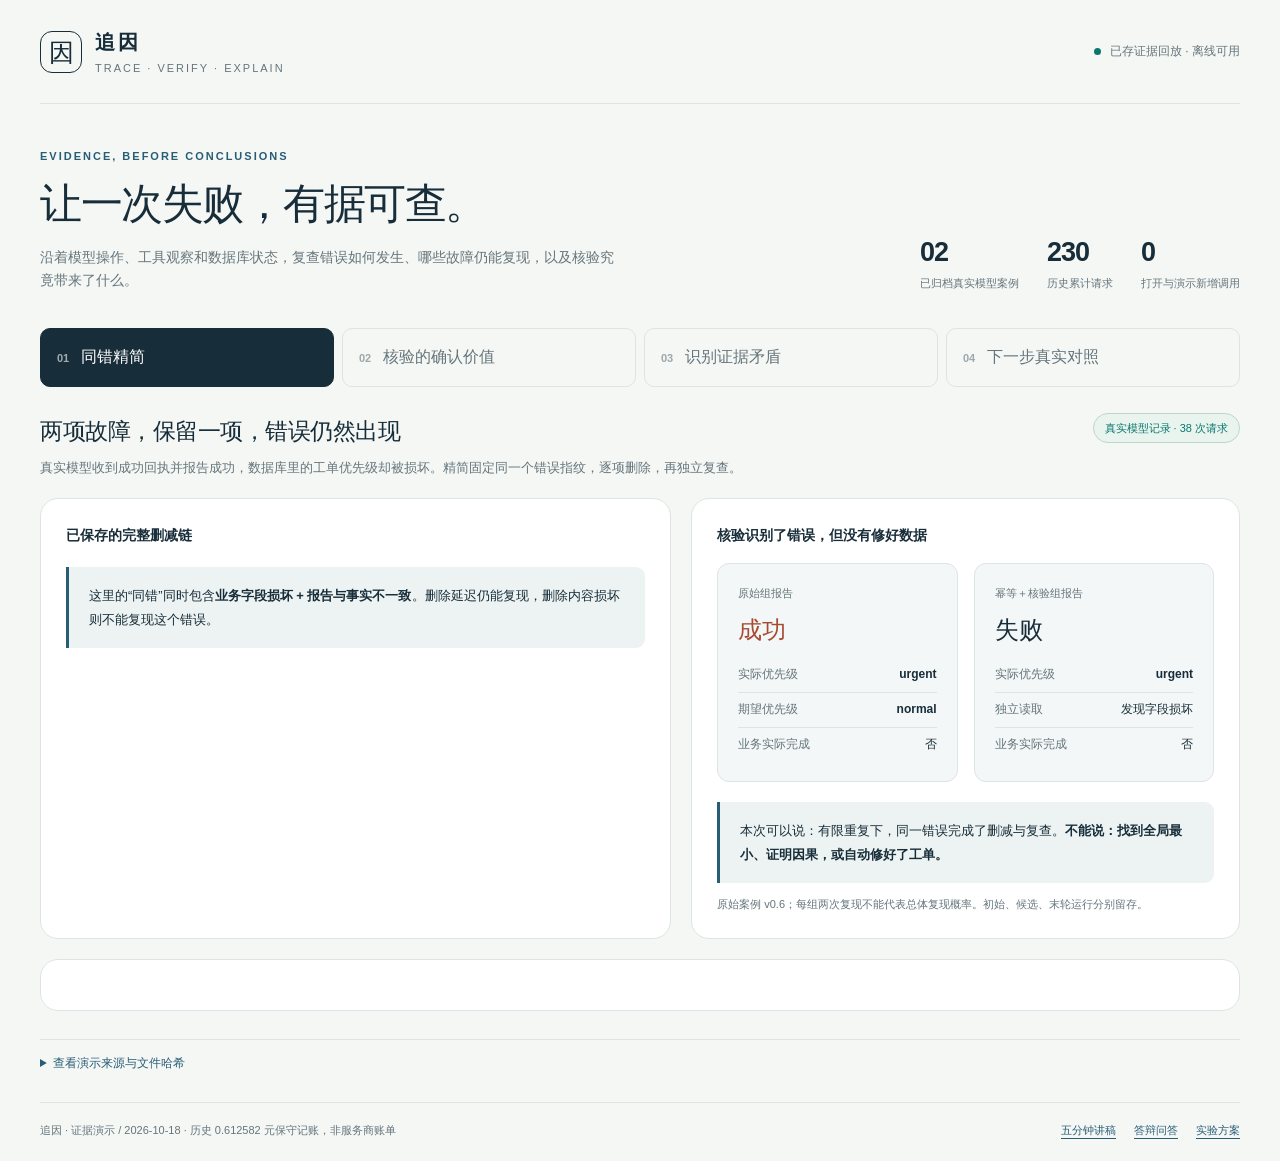
<file: program/_internal/templates/defense.html>
<!doctype html>
<html lang="zh-CN">
<head>
<meta charset="utf-8"><meta name="viewport" content="width=device-width,initial-scale=1">
<meta http-equiv="Content-Security-Policy" content="default-src 'none'; script-src 'unsafe-inline'; style-src 'unsafe-inline'; img-src data:; connect-src 'none'; font-src 'none'; base-uri 'none'; form-action 'none'">
<title>追因 · 证据演示</title>
<style>
:root{color-scheme:light;--ink:#172d39;--muted:#65757b;--line:#dce4e5;--paper:#f5f7f5;--blue:#285d76;--teal:#08776c;--rust:#a54b32;--warm:#fbf4e8;--radius:18px}*{box-sizing:border-box}body{margin:0;background:var(--paper);color:var(--ink);font-family:"Segoe UI","Microsoft YaHei",sans-serif;line-height:1.65}button,a{touch-action:manipulation}button{font:inherit;cursor:pointer}button:focus-visible,a:focus-visible,summary:focus-visible{outline:3px solid #dd9e44;outline-offset:4px}a{color:var(--blue);text-underline-offset:4px}.shell{max-width:1280px;margin:auto;padding:0 40px}header{display:flex;align-items:center;justify-content:space-between;padding:26px 0;border-bottom:1px solid var(--line);gap:20px}.brand{display:flex;align-items:center;gap:13px}.mark{display:grid;place-items:center;width:42px;height:42px;border:1px solid var(--ink);border-radius:12px;font-size:25px;font-family:serif}.brand strong{font-size:20px;letter-spacing:3px}.brand small{display:block;color:var(--muted);font-size:11px;letter-spacing:2px}.stamp{font-size:12px;color:var(--muted);display:flex;align-items:center;gap:9px}.dot{height:7px;width:7px;border-radius:50%;background:var(--teal)}.hero{display:grid;grid-template-columns:1.45fr 1fr;gap:60px;padding:43px 0 36px;align-items:end}.eyebrow{font-size:11px;font-weight:650;color:var(--blue);letter-spacing:2px;text-transform:uppercase}h1{font-size:clamp(30px,3.3vw,46px);font-weight:560;letter-spacing:-1.5px;line-height:1.3;margin:12px 0 14px}.hero p{color:var(--muted);font-size:14px;margin:0;max-width:580px}.metrics{display:flex;gap:28px;justify-content:flex-end}.metric strong{font-size:27px;font-weight:550;letter-spacing:-1px}.metric span{font-size:11px;color:var(--muted);display:block;white-space:nowrap}.tabs{display:grid;grid-template-columns:repeat(4,1fr);gap:8px;margin-bottom:26px}.tabs button{background:transparent;border:1px solid var(--line);border-radius:10px;padding:15px 16px;text-align:left;color:var(--muted);transition:.15s}.tabs button:hover{background:#eaf0ef}.tabs button[aria-selected=true]{background:var(--ink);border-color:var(--ink);color:white}.tabs b{margin-right:12px;font-size:11px;opacity:.6}.panel[hidden]{display:none}.section-top{display:flex;align-items:flex-start;justify-content:space-between;gap:25px;margin:0 0 20px}.section-top h2{font-size:23px;font-weight:550;letter-spacing:-.5px;margin:0 0 6px}.section-top p{font-size:13px;color:var(--muted);margin:0;max-width:780px}.tag{font-size:11px;padding:5px 11px;border:1px solid #bed5cc;border-radius:99px;white-space:nowrap;background:#eaf4ef;color:var(--teal)}.tag.warn{background:var(--warm);border-color:#ead8b6;color:#876130}.grid{display:grid;grid-template-columns:1.15fr 1fr;gap:20px}.card{border:1px solid var(--line);background:white;border-radius:var(--radius);padding:25px}.card h3{font-size:14px;font-weight:650;margin:0 0 16px}.label{font-size:11px;color:var(--muted);margin-bottom:8px}.takeaway{padding:17px 20px;background:#edf3f3;border-left:3px solid var(--blue);border-radius:0 9px 9px 0;font-size:13px;line-height:1.8;margin-top:20px}.takeaway strong{font-weight:650}.flow{display:flex;align-items:center;gap:13px;padding:15px 0;border-top:1px solid var(--line)}.flow:first-of-type{border-top:0}.step-num{font:12px monospace;color:var(--muted);min-width:22px}.flow-text{flex:1}.flow-text strong{font-size:14px;font-weight:600;display:block}.flow-text small{font-size:12px;color:var(--muted)}.ratio{color:var(--teal);font-size:19px;letter-spacing:-.5px}.no{color:var(--rust)}.split{display:grid;grid-template-columns:1fr 1fr;gap:16px}.result{border-radius:12px;padding:20px;background:#f4f7f7;border:1px solid var(--line)}.result .big{font-size:24px;font-weight:550;margin:8px 0}.kv{display:flex;justify-content:space-between;gap:10px;font-size:12px;padding:7px 0;border-bottom:1px solid var(--line)}.kv:last-child{border:0}.kv span{color:var(--muted)}.kv b{font-weight:550}.mini-note{font-size:11px;color:var(--muted);margin:12px 0 0}.trace{margin-top:20px}.trace-toolbar{display:flex;gap:8px;align-items:center;flex-wrap:wrap;margin-bottom:17px}.small-btn{border:1px solid var(--line);border-radius:7px;padding:6px 12px;background:white;color:var(--ink);font-size:12px}.small-btn[aria-pressed=true]{color:var(--blue);background:#edf3f5;border-color:#9bb6c4}.nav-btn{border:1px solid var(--line);border-radius:7px;padding:6px 14px;background:#f3f6f6;color:var(--ink);font-size:12px}.nav-btn:disabled{opacity:.35;cursor:default}.trace-progress{font-size:12px;color:var(--muted);margin-left:auto}.event-title{font-size:16px;font-weight:600;margin:3px 0 16px}.event-box{background:#f4f7f7;border-radius:10px;padding:16px;min-width:0}.event-box pre{font:11px/1.7 Consolas,monospace;margin:0;white-space:pre-wrap;overflow-wrap:anywhere;max-height:210px;overflow:auto;color:#355063}.event-box .label{font-weight:650}.trace-details{margin-top:15px}details{border-top:1px solid var(--line);padding-top:14px;font-size:12px}summary{cursor:pointer;color:var(--blue);font-size:12px}details pre{white-space:pre-wrap;overflow-wrap:anywhere;background:#f4f7f7;padding:15px;max-height:330px;overflow:auto;font:11px/1.65 Consolas,monospace}.proof-table{width:100%;border-collapse:collapse;font-size:12px}.proof-table th{text-align:left;font-weight:500;color:var(--muted);padding:11px 10px;border-bottom:1px solid var(--line);background:#f6f8f7}.proof-table td{padding:13px 10px;border-bottom:1px solid var(--line)}.proof-table tr:last-child td{border-bottom:0}.table-scroll{overflow-x:auto}.emph{color:var(--teal);font-weight:650}.budget-grid{display:grid;grid-template-columns:repeat(4,1fr);gap:15px;margin-top:15px}.budget-item{border-radius:10px;background:#f5f7f6;padding:17px}.budget-item b{font-weight:550;font-size:25px;display:block}.budget-item span{color:var(--muted);font-size:11px}.sources{margin:28px 0 0}.source-list{font-size:11px;overflow-wrap:anywhere}.source-list li{padding:8px 0}.hash{font:10px Consolas,monospace;color:var(--muted);display:block}.quiet-list{font-size:12px;color:var(--muted);padding-left:20px;line-height:2}.foot{display:flex;justify-content:space-between;gap:15px;margin:28px 0 22px;padding-top:18px;border-top:1px solid var(--line);font-size:11px;color:var(--muted)}.foot-links{display:flex;gap:18px}.badge-text{font-size:11px;color:var(--teal)}.case-end{margin-top:20px}.screen-reader{position:absolute;width:1px;height:1px;overflow:hidden;clip:rect(0,0,0,0)}
@media(max-width:900px){.shell{padding:0 23px}.hero{gap:25px;grid-template-columns:1fr}.metrics{justify-content:flex-start;gap:36px}.hero{padding:28px 0}.grid{grid-template-columns:1fr}.tabs button{padding:12px 10px;font-size:12px}.tabs b{margin-right:6px}.section-top{flex-direction:column;gap:10px}}@media(max-width:540px){.shell{padding:0 16px}.stamp{font-size:10px}.brand small{display:none}header{padding:18px 0}.hero h1{font-size:32px}.tabs{grid-template-columns:1fr 1fr}.split{grid-template-columns:1fr}.card{padding:19px}.budget-grid{grid-template-columns:1fr 1fr}.foot{flex-direction:column}.metrics{gap:23px}.metric strong{font-size:23px}}@media print{.tabs,.trace,.foot-links{display:none}.panel[hidden]{display:block}.panel{break-before:page}.panel:first-of-type{break-before:auto}.card{break-inside:avoid}.hero{padding:20px 0}.shell{padding:0}.grid{grid-template-columns:1fr}.stamp{color:black}}
</style>
</head>
<body>
<div class="shell">
<header><div class="brand"><div class="mark" aria-hidden="true">因</div><div><strong>追因</strong><small>TRACE · VERIFY · EXPLAIN</small></div></div><div class="stamp"><span class="dot"></span>已存证据回放 · 离线可用</div></header>
<section class="hero"><div><div class="eyebrow">Evidence, before conclusions</div><h1>让一次失败，有据可查。</h1><p>沿着模型操作、工具观察和数据库状态，复查错误如何发生、哪些故障仍能复现，以及核验究竟带来了什么。</p></div><div class="metrics"><div class="metric"><strong>02</strong><span>已归档真实模型案例</span></div><div class="metric"><strong id="requests">230</strong><span>历史累计请求</span></div><div class="metric"><strong>0</strong><span>打开与演示新增调用</span></div></div></section>
<nav class="tabs" role="tablist" aria-label="证据案例"><button role="tab" id="tab-mini" aria-controls="mini" aria-selected="true" data-tab="mini"><b>01</b>同错精简</button><button role="tab" id="tab-confirm" aria-controls="confirm" aria-selected="false" data-tab="confirm" tabindex="-1"><b>02</b>核验的确认价值</button><button role="tab" id="tab-verify" aria-controls="verify" aria-selected="false" data-tab="verify" tabindex="-1"><b>03</b>识别证据矛盾</button><button role="tab" id="tab-plan" aria-controls="plan" aria-selected="false" data-tab="plan" tabindex="-1"><b>04</b>下一步真实对照</button></nav>
<main>
<section class="panel" id="mini" role="tabpanel" aria-labelledby="tab-mini"><div class="section-top"><div><h2>两项故障，保留一项，错误仍然出现</h2><p>真实模型收到成功回执并报告成功，数据库里的工单优先级却被损坏。精简固定同一个错误指纹，逐项删除，再独立复查。</p></div><span class="tag">真实模型记录 · 38 次请求</span></div><div class="grid"><div class="card"><h3>已保存的完整删减链</h3><div id="mini-flow"></div><div class="takeaway">这里的“同错”同时包含<strong>业务字段损坏 + 报告与事实不一致</strong>。删除延迟仍能复现，删除内容损坏则不能复现这个错误。</div></div><div class="card"><h3>核验识别了错误，但没有修好数据</h3><div class="split"><div class="result"><div class="label">原始组报告</div><div class="big no">成功</div><div class="kv"><span>实际优先级</span><b>urgent</b></div><div class="kv"><span>期望优先级</span><b>normal</b></div><div class="kv"><span>业务实际完成</span><b>否</b></div></div><div class="result"><div class="label">幂等＋核验组报告</div><div class="big">失败</div><div class="kv"><span>实际优先级</span><b>urgent</b></div><div class="kv"><span>独立读取</span><b>发现字段损坏</b></div><div class="kv"><span>业务实际完成</span><b>否</b></div></div></div><div class="takeaway">本次可以说：有限重复下，同一错误完成了删减与复查。<strong>不能说：找到全局最小、证明因果，或自动修好了工单。</strong></div><p class="mini-note">原始案例 v0.6；每组两次复现不能代表总体复现概率。初始、候选、末轮运行分别留存。</p></div></div><div id="trace-mini" class="card trace"></div></section>
<section class="panel" id="confirm" role="tabpanel" aria-labelledby="tab-confirm" hidden><div class="section-top"><div><h2>已经做成了，但模型无法确认</h2><p>提交后响应丢失，普通恢复查询又返回过期空列表。原始模型没有冒险再次写入，而是报告 unknown；组合组通过独立读取确认了已有记录。</p></div><span class="tag">真实模型记录 · 8 次请求</span></div><div class="grid"><div class="card"><h3>相同目标，两个正确的数据库</h3><div class="split"><div class="result"><div class="label">原始组</div><div class="big">无法确认</div><div class="kv"><span>实际有效工单</span><b>1 条</b></div><div class="kv"><span>标题与优先级</span><b>正确</b></div><div class="kv"><span>再次写入</span><b>没有</b></div><div class="kv"><span>报告错误</span><b>没有</b></div></div><div class="result"><div class="label">幂等＋核验组</div><div class="big emph">确认成功</div><div class="kv"><span>实际有效工单</span><b>1 条</b></div><div class="kv"><span>标题与优先级</span><b>正确</b></div><div class="kv"><span>独立核验</span><b>1 次</b></div><div class="kv"><span>报告错误</span><b>没有</b></div></div></div><div class="takeaway">这次核验提供的是<strong>确认信息</strong>，使 unknown 变成有依据的 success。两组数据原本都正确，因此不属于业务修复收益。</div></div><div class="card"><h3>配置故障 ≠ 故障实际激活</h3><div class="table-scroll"><table class="proof-table"><thead><tr><th>实际观察</th><th>原始组</th><th>组合组</th></tr></thead><tbody><tr><td>提交后丢失响应</td><td>已激活</td><td>已激活</td></tr><tr><td>普通查询过期空读</td><td>已激活</td><td>未激活</td></tr><tr><td>恢复方式</td><td>保守结束</td><td>独立读取</td></tr><tr><td>反例删减轮次</td><td colspan="2">0 · 未得到有效违规反例</td></tr></tbody></table></div><div class="takeaway">不能称为“精简成功”，也不能说两组都经历了两种故障。单次配对观察<strong>尚不足以证明组合策略优越</strong>。</div></div></div><div id="trace-confirm" class="card trace"></div></section>
<section class="panel" id="verify" role="tabpanel" aria-labelledby="tab-verify" hidden><div class="section-top"><div><h2>哈希对得上，摘要也必须说得通</h2><p>两份负例仅修改报告摘要并同步更新清单哈希。核验器仍应从底层记录发现内部矛盾，拒绝输出已经验证的反例或精简结论。</p></div><span class="tag">离线核验 · 不调用模型</span></div><div class="card"><div class="table-scroll"><table class="proof-table"><thead><tr><th>输入材料</th><th>检查数</th><th>语义错误</th><th>核验结论</th></tr></thead><tbody id="verification-rows"></tbody></table></div><div class="takeaway">失败材料的 <strong>observed_counterexample / minimization_completed / same_error_reduction 均为 null</strong>，结论标为 unverified。不会把自相矛盾的来源标志当作已验证事实。</div></div><div class="grid case-end"><div class="card"><h3>本次检查覆盖</h3><div id="coverage"></div></div><div class="card"><h3>通过核验，仍有明确边界</h3><ul class="quiet-list" id="not-covered"></ul></div></div></section>
<section class="panel" id="plan" role="tabpanel" aria-labelledby="tab-plan" hidden><div class="section-top"><div><h2 id="plan-title">把能力和提示拆开，保留每一轮结果</h2><p id="plan-intro">固定工单场景、两项故障和种子；两种提示各配四种能力。每组计划两轮，共 16 次业务执行。下表是计划，尚无八组真实效果。</p></div><span id="plan-status" class="tag warn">真实研究尚未运行</span></div><div class="card"><div class="table-scroll"><table class="proof-table"><thead><tr><th>提示方案</th><th>原始</th><th>仅幂等</th><th>仅核验</th><th>两者结合</th></tr></thead><tbody id="arm-matrix"><tr><td>通用提示 neutral</td><td>计划 2 轮 · 待测</td><td>计划 2 轮 · 待测</td><td>计划 2 轮 · 待测</td><td>计划 2 轮 · 待测</td></tr><tr><td>恢复提示 recovery</td><td>计划 2 轮 · 待测</td><td>计划 2 轮 · 待测</td><td>计划 2 轮 · 待测</td><td>计划 2 轮 · 待测</td></tr></tbody></table></div><div class="budget-grid"><div class="budget-item"><b>16</b><span>计划业务执行</span></div><div class="budget-item"><b id="study-requests">144</b><span id="study-requests-label">最坏请求需求</span></div><div class="budget-item"><b id="available">130</b><span>当前请求余额</span></div><div class="budget-item"><b id="gap">14</b><span id="gap-label">完整容量缺口</span></div></div><div id="budget-note" class="takeaway">预算建议尚未生效。原授权累计上限仍为 <strong id="cap">360 次</strong>，费用累计不超过 10 元。额度不足时先保存方案和离线演练，真实研究不启动。</div></div><div class="grid case-end"><div class="card"><h3>执行前固定的比较口径</h3><ul class="quiet-list"><li>主指标：数据库实际完成，且明确报告成功。</li><li>业务违规、报告错误、unknown、执行错误分别统计。</li><li>同一提示内共用系统提示，能力说明随工具公开。</li><li>按固定计划轮换执行；两轮尚未达到完整位置平衡。</li><li>错误保留，不挑选性重跑；未运行保持缺失。</li></ul></div><div class="card"><h3>一轮一份证据</h3><ul class="quiet-list"><li>完整工具业务事件、模型报告与数据库业务行。</li><li>独立 SQLite 文件与对应逐轮 JSON。</li><li>逐请求用量、执行顺序及提示 / 工具定义哈希。</li><li>采集失败即停止，保存已得证据和中断标识。</li><li>不包含完整原始模型对话；规则演练不替代模型证据。</li></ul></div></div></section>
</main>
<details class="sources"><summary>查看演示来源与文件哈希</summary><p class="mini-note">这是已存记录的静态回放，不重新提交实验。原始档案保持原字节；哈希和内部检查不构成外部认证。</p><ul class="source-list" id="sources"></ul></details>
<footer class="foot"><span>追因 · 证据演示 / 2026-10-18 · 历史 <span id="cost">0.612582</span> 元保守记账，非服务商账单</span><div class="foot-links"><a href="答辩演示稿.md">五分钟讲稿</a><a href="答辩问答.md">答辩问答</a><a href="八组真实对照执行方案.md">实验方案</a></div></footer>
</div>
<script id="evidence" type="application/json">__EVIDENCE_DATA__</script>
<script>
"use strict";
const DATA=JSON.parse(document.getElementById('evidence').textContent);
const $=id=>document.getElementById(id),esc=value=>String(value??'—').replace(/[&<>"']/g,c=>({'&':'&amp;','<':'&lt;','>':'&gt;','"':'&quot;',"'":'&#39;'}[c]));
const names={latency:'工具延迟',corrupt_payload:'内容损坏',commit_response_lost:'提交响应丢失',stale_read:'过期读取'};
const json=value=>JSON.stringify(value??{},null,2);
document.querySelectorAll('[role=tab]').forEach((button,index,tabs)=>{const activate=()=>{tabs.forEach(t=>{const selected=t===button;t.setAttribute('aria-selected',String(selected));t.tabIndex=selected?0:-1;$(t.dataset.tab).hidden=!selected});};button.addEventListener('click',activate);button.addEventListener('keydown',event=>{if(event.key==='ArrowRight'||event.key==='ArrowLeft'){event.preventDefault();const next=tabs[(index+(event.key==='ArrowRight'?1:tabs.length-1))%tabs.length];next.click();next.focus();}});});
const mini=DATA.cases.v06.minimization;
const stages=[{title:'首次基线',detail:'延迟＋内容损坏；固定业务与报告双错误',right:'固定目标'}, {title:'初始同错复现',detail:'原故障组合；单独重复两次',right:`${mini.initial_runs.filter(r=>r.failure_fingerprint===mini.failure_fingerprint).length}/${mini.initial_runs.length}`}, ...mini.steps.map((s,i)=>({title:`候选 ${i+1} · 删去${names[s.removed_fault]||s.removed_fault}`,detail:s.accepted?'同错全部复现，接受删除并重新检查':'未全部复现同错，保留该故障',right:`${s.same_error_count}/${s.attempted}`,bad:!s.accepted})),{title:'独立末轮复查',detail:'只保留内容损坏；与删减决策分开执行',right:`${mini.final_revalidation.same_error_count}/${mini.final_revalidation.attempted}`}];
$('mini-flow').innerHTML=stages.map((s,i)=>`<div class="flow"><span class="step-num">${String(i+1).padStart(2,'0')}</span><div class="flow-text"><strong>${esc(s.title)}</strong><small>${esc(s.detail)}</small></div><span class="ratio ${s.bad?'no':''}">${esc(s.right)}</span></div>`).join('');
function trace(container,key){let arm='baseline',position=0;const host=$(container),report=DATA.cases[key];host.innerHTML='<div class="trace-toolbar"><strong style="font-size:13px;margin-right:12px">逐步查看已存工具事件</strong><button class="small-btn" data-arm="baseline" aria-pressed="true">原始组</button><button class="small-btn" data-arm="fixed" aria-pressed="false">幂等＋核验组</button><span class="trace-progress" aria-live="polite"></span><button class="nav-btn" data-step="-1" aria-label="上一个事件">←</button><button class="nav-btn" data-step="1" aria-label="下一个事件">→</button></div><div class="event-title"></div><div class="split"><div class="event-box"><div class="label">模型看到的工具结果</div><pre class="observed"></pre></div><div class="event-box"><div class="label">保存的实际业务状态</div><pre class="actual"></pre></div></div><details class="trace-details"><summary>展开当前事件原始记录及最终业务行</summary><pre class="raw"></pre></details><p class="mini-note">仅显示归档的工具业务事件，不包含完整原始模型对话。切换与翻页不会调用模型。</p>';
const render=()=>{const trial=report[arm],events=trial.events||[],event=events[position]||{};host.querySelector('.trace-progress').textContent=`事件 ${events.length?position+1:0} / ${events.length}`;host.querySelector('.event-title').textContent=event.title||event.action||event.tool||'没有已存事件';host.querySelector('.observed').textContent=json(event.observed??event.input??{});host.querySelector('.actual').textContent=json(event.actual??{});host.querySelector('.raw').textContent=json({event,final_business_records:trial.business_records,reported_outcome:trial.reported_outcome,failure_fingerprint:trial.failure_fingerprint});host.querySelector('[data-step="-1"]').disabled=position===0;host.querySelector('[data-step="1"]').disabled=position>=events.length-1;host.querySelectorAll('[data-arm]').forEach(b=>b.setAttribute('aria-pressed',String(b.dataset.arm===arm)));};
host.querySelectorAll('[data-arm]').forEach(b=>b.onclick=()=>{arm=b.dataset.arm;position=0;render();});host.querySelectorAll('[data-step]').forEach(b=>b.onclick=()=>{position+=Number(b.dataset.step);render();});render();}
trace('trace-mini','v06');trace('trace-confirm','v061');
$('verification-rows').innerHTML=[['old_zip','原 v0.6 归档'],['new_zip','原 v0.6.1 归档'],['A','合成负例 A · 虚报 failed'],['B','合成负例 B · 否认末轮记录']].map(([key,label])=>{const r=DATA.verifications[key];return `<tr><td>${esc(label)}</td><td>${r.checks}</td><td class="${r.errors.length?'no':''}">${r.errors.length}</td><td class="${r.passed?'emph':'no'}">${r.passed?'覆盖范围内通过':'拒绝 · 结论未验证'}</td></tr>`}).join('');
$('coverage').innerHTML=DATA.coverage.map(c=>`<div class="kv"><span>${esc(c.description)}</span><b>${c.passed}/${c.checks}</b></div>`).join('');
$('not-covered').innerHTML=DATA.not_covered.map(c=>`<li>${esc(c)}</li>`).join('');
$('sources').innerHTML=DATA.sources.map(s=>`<li><a href="${esc(s.path)}">${esc(s.path)}</a><span class="hash">SHA-256 ${esc(s.sha256)}</span></li>`).join('');
$('requests').textContent=DATA.budget.requests_made;$('cost').textContent=DATA.budget.accounted_cost_cny;$('available').textContent=DATA.readiness.available_requests;$('gap').textContent=DATA.readiness.request_gap;$('cap').textContent=DATA.budget.max_requests+' 次';
if(DATA.real_study){
  const real=DATA.real_study,arms=real.arms;
  $('tab-plan').innerHTML='<b>04</b>真实八组对照';
  $('plan-title').textContent='16轮真实观察：确认成功，与实际完成分别看';
  $('plan-intro').textContent='本次固定方案已一次执行完毕：八组各两轮，全部有效、数据库全部正确。表中为“数据库完成且明确报告成功”的次数；未知报告另列，不当作业务错误。';
  $('plan-status').textContent='真实模型 · '+real.attempted+'/'+real.planned+'轮 · '+real.accounting.new_requests+'次请求';
  $('arm-matrix').innerHTML=['neutral','recovery'].map(policy=>'<tr><td>'+esc(policy==='neutral'?'通用提示 neutral':'恢复提示 recovery')+'</td>'+['baseline','idempotency_only','verification_only','verified'].map(strategy=>{const arm=arms.find(a=>a.arm_id===policy+':'+strategy);return '<td>'+arm.confirmed_completions+'/'+arm.valid_trials+' 确认成功<br><span class="mini-note">unknown '+arm.uncertain_reports+'；DB '+arm.successes+'/'+arm.valid_trials+'</span></td>';}).join('')+'</tr>').join('');
  $('study-requests').textContent=real.accounting.new_requests;$('study-requests-label').textContent='本研究实际请求';
  $('gap').textContent=real.accounting.cumulative_requests;$('gap-label').textContent='累计请求';
  $('budget-note').innerHTML='独立核对 '+real.checks+' 项通过。新增 '+esc(real.accounting.new_accounted_cost_cny)+' 元，累计 '+esc(real.accounting.cumulative_accounted_cost_cny)+' 元保守记账。<strong>仅核验与组合组结果相同，本次没有观察到组合的额外收益；所有数据库原本都正确。</strong>每组仅两轮，区间很宽，不证明普遍优越、因果或泛化。<br><a href="'+esc(real.source)+'">查看分层区间、逐轮激活与完整报告 ↗</a>';
}
</script>
</body></html>
</file>
